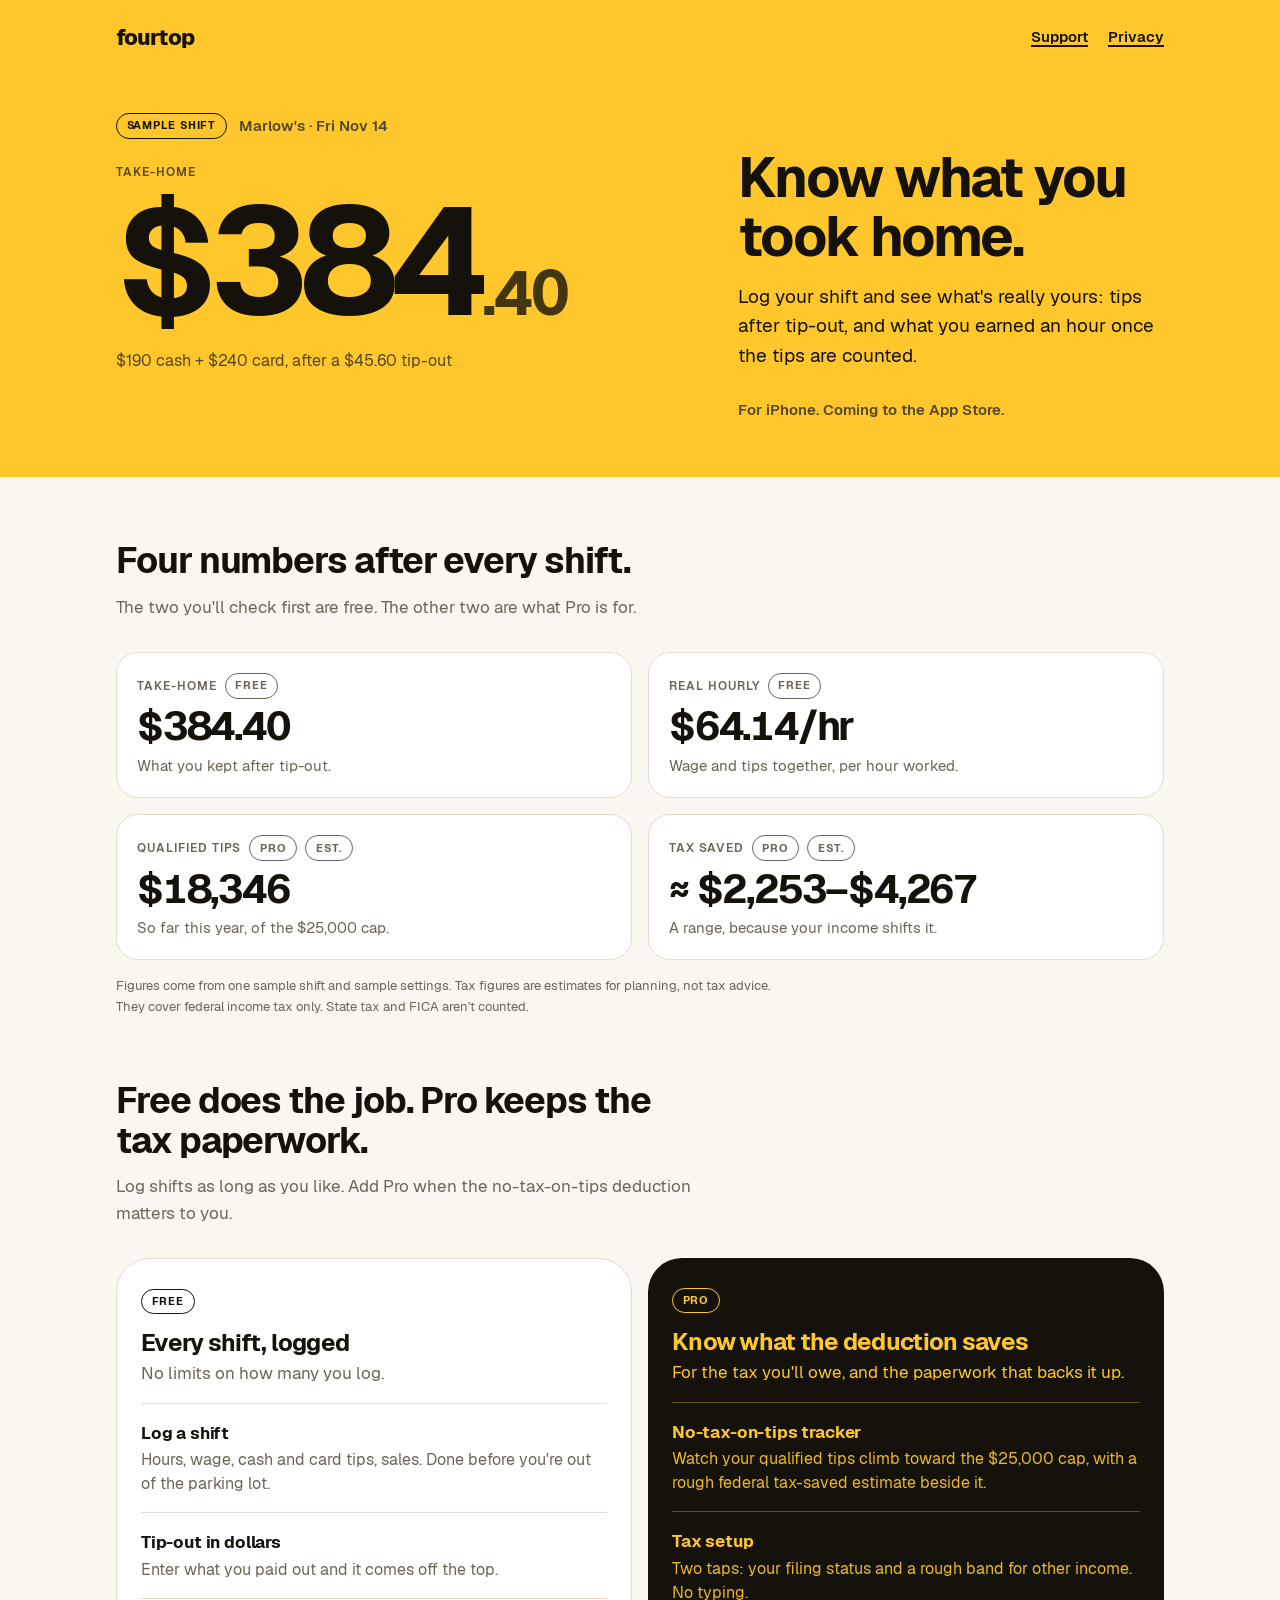
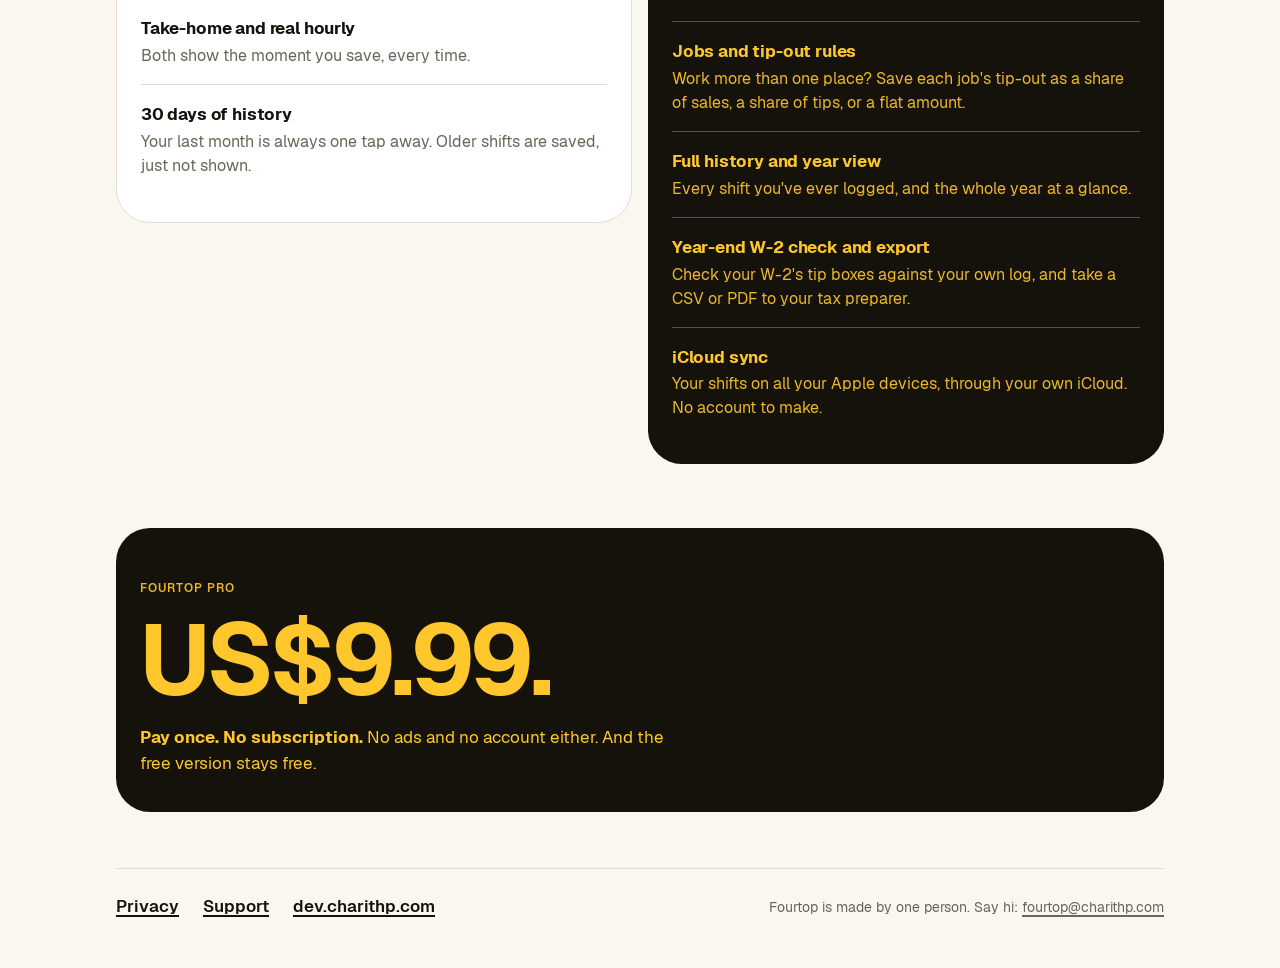
<file: index.html>
<!DOCTYPE html>
<html lang="en">
<head>
  <meta charset="UTF-8">
  <meta name="viewport" content="width=device-width, initial-scale=1.0">
  <title>Fourtop: know what you took home</title>
  <meta name="description" content="A tip log for servers and bartenders. After every shift, see your take-home after tip-out and your real hourly. US$9.99 once, no subscription.">
  <meta name="color-scheme" content="light dark">
  <meta name="theme-color" content="#FFC72C" media="(prefers-color-scheme: light)">
  <meta name="theme-color" content="#0D0D0C" media="(prefers-color-scheme: dark)">
  <link rel="icon" href="data:image/svg+xml,%3Csvg xmlns='http://www.w3.org/2000/svg' viewBox='0 0 32 32'%3E%3Crect width='32' height='32' rx='9' fill='%23FFC72C'/%3E%3Cpath d='M8 17l5.5 5.5L24 10' fill='none' stroke='%2314120B' stroke-width='3.6' stroke-linecap='round' stroke-linejoin='round'/%3E%3C/svg%3E">
  <link rel="preload" href="/fonts/Geist-Bold.ttf" as="font" type="font/ttf" crossorigin>
  <link rel="stylesheet" href="/styles.css">
</head>
<body>
  <a class="skip" href="#main">Skip to content</a>

  <header class="hero">
    <div class="wrap">
      <div class="topbar">
        <a class="wordmark" href="/" aria-label="Fourtop, home">fourtop</a>
        <nav aria-label="Site">
          <a href="/support">Support</a>
          <a href="/privacy">Privacy</a>
        </nav>
      </div>

      <div class="hero-inner">
        <h1>Know what you took home.</h1>

        <div class="sample" role="group" aria-label="A sample shift. Take-home 384 dollars and 40 cents.">
          <p class="meta" aria-hidden="true"><span class="chip">Sample shift</span> Marlow's · Fri Nov 14</p>
          <p class="label" aria-hidden="true">Take-home</p>
          <p class="figure" aria-hidden="true">$384<span class="cents">.40</span></p>
          <p class="sum" aria-hidden="true">$190 cash + $240 card, after a $45.60 tip-out</p>
        </div>

        <p class="tagline">Log your shift and see what's really yours: tips after tip-out, and what you earned an hour once the tips are counted.</p>
        <p class="soon">For iPhone. Coming to the App Store.</p>
      </div>
    </div>
  </header>

  <main id="main">
    <section aria-labelledby="four-h">
      <div class="wrap">
        <h2 id="four-h">Four numbers after every shift.</h2>
        <p class="lead">The two you'll check first are free. The other two are what Pro is for.</p>
        <ul class="four">
          <li>
            <p class="label">Take-home <span class="chip">Free</span></p>
            <p class="v">$384.40</p>
            <p class="n">What you kept after tip-out.</p>
          </li>
          <li>
            <p class="label">Real hourly <span class="chip">Free</span></p>
            <p class="v">$64.14/hr</p>
            <p class="n">Wage and tips together, per hour worked.</p>
          </li>
          <li>
            <p class="label">Qualified tips <span class="chip">Pro</span> <span class="chip">Est.</span></p>
            <p class="v">$18,346</p>
            <p class="n">So far this year, of the $25,000 cap.</p>
          </li>
          <li>
            <p class="label">Tax saved <span class="chip">Pro</span> <span class="chip">Est.</span></p>
            <p class="v">≈ $2,253–$4,267</p>
            <p class="n">A range, because your income shifts it.</p>
          </li>
        </ul>
        <p class="fine">Figures come from one sample shift and sample settings. Tax figures are estimates for planning, not tax advice. They cover federal income tax only. State tax and FICA aren't counted.</p>
      </div>
    </section>

    <section aria-labelledby="feat-h">
      <div class="wrap">
        <h2 id="feat-h">Free does the job. Pro keeps the tax paperwork.</h2>
        <p class="lead">Log shifts as long as you like. Add Pro when the no-tax-on-tips deduction matters to you.</p>
        <div class="split">
          <div class="col free">
            <span class="chip">Free</span>
            <h3>Every shift, logged</h3>
            <p class="sub">No limits on how many you log.</p>
            <ul>
              <li><strong>Log a shift</strong><span>Hours, wage, cash and card tips, sales. Done before you're out of the parking lot.</span></li>
              <li><strong>Tip-out in dollars</strong><span>Enter what you paid out and it comes off the top.</span></li>
              <li><strong>Take-home and real hourly</strong><span>Both show the moment you save, every time.</span></li>
              <li><strong>30 days of history</strong><span>Your last month is always one tap away. Older shifts are saved, just not shown.</span></li>
            </ul>
          </div>
          <div class="col pro">
            <span class="chip">Pro</span>
            <h3>Know what the deduction saves</h3>
            <p class="sub">For the tax you'll owe, and the paperwork that backs it up.</p>
            <ul>
              <li><strong>No-tax-on-tips tracker</strong><span>Watch your qualified tips climb toward the $25,000 cap, with a rough federal tax-saved estimate beside it.</span></li>
              <li><strong>Tax setup</strong><span>Two taps: your filing status and a rough band for other income. No typing.</span></li>
              <li><strong>Jobs and tip-out rules</strong><span>Work more than one place? Save each job's tip-out as a share of sales, a share of tips, or a flat amount.</span></li>
              <li><strong>Full history and year view</strong><span>Every shift you've ever logged, and the whole year at a glance.</span></li>
              <li><strong>Year-end W-2 check and export</strong><span>Check your W-2's tip boxes against your own log, and take a CSV or PDF to your tax preparer.</span></li>
              <li><strong>iCloud sync</strong><span>Your shifts on all your Apple devices, through your own iCloud. No account to make.</span></li>
            </ul>
          </div>
        </div>
      </div>
    </section>

    <!--
      SCREENSHOTS (added at release, task t19):
      Put 3 or 4 PNGs in /screenshots/ and add a section here, after the features and before the price.
      Keep it a single horizontal row that scrolls on small screens. Give every image real alt text
      describing the screen (for example: "Shift result: take-home $384.40 in large type on a yellow field").
      Show light and dark builds, not only one.

      <section aria-labelledby="shots-h">
        <div class="wrap">
          <h2 id="shots-h">See it before you buy it.</h2>
          <ul class="shots"> <li><img src="/screenshots/shift-result.png" alt="" width="" height=""></li> </ul>
        </div>
      </section>
    -->

    <section aria-labelledby="price-h">
      <div class="wrap">
        <div class="price">
          <p class="label">Fourtop Pro</p>
          <p class="big" id="price-h">US$9.99.</p>
          <p><strong>Pay once. No subscription.</strong> No ads and no account either. And the free version stays free.</p>
        </div>
      </div>
    </section>
  </main>

  <footer>
    <div class="wrap">
      <div class="row">
        <nav aria-label="Footer">
          <a href="/privacy">Privacy</a>
          <a href="/support">Support</a>
          <a href="https://dev.charithp.com">dev.charithp.com</a>
        </nav>
        <p>Fourtop is made by one person. Say hi: <a href="mailto:fourtop@charithp.com">fourtop@charithp.com</a></p>
      </div>
    </div>
  </footer>
</body>
</html>
</file>
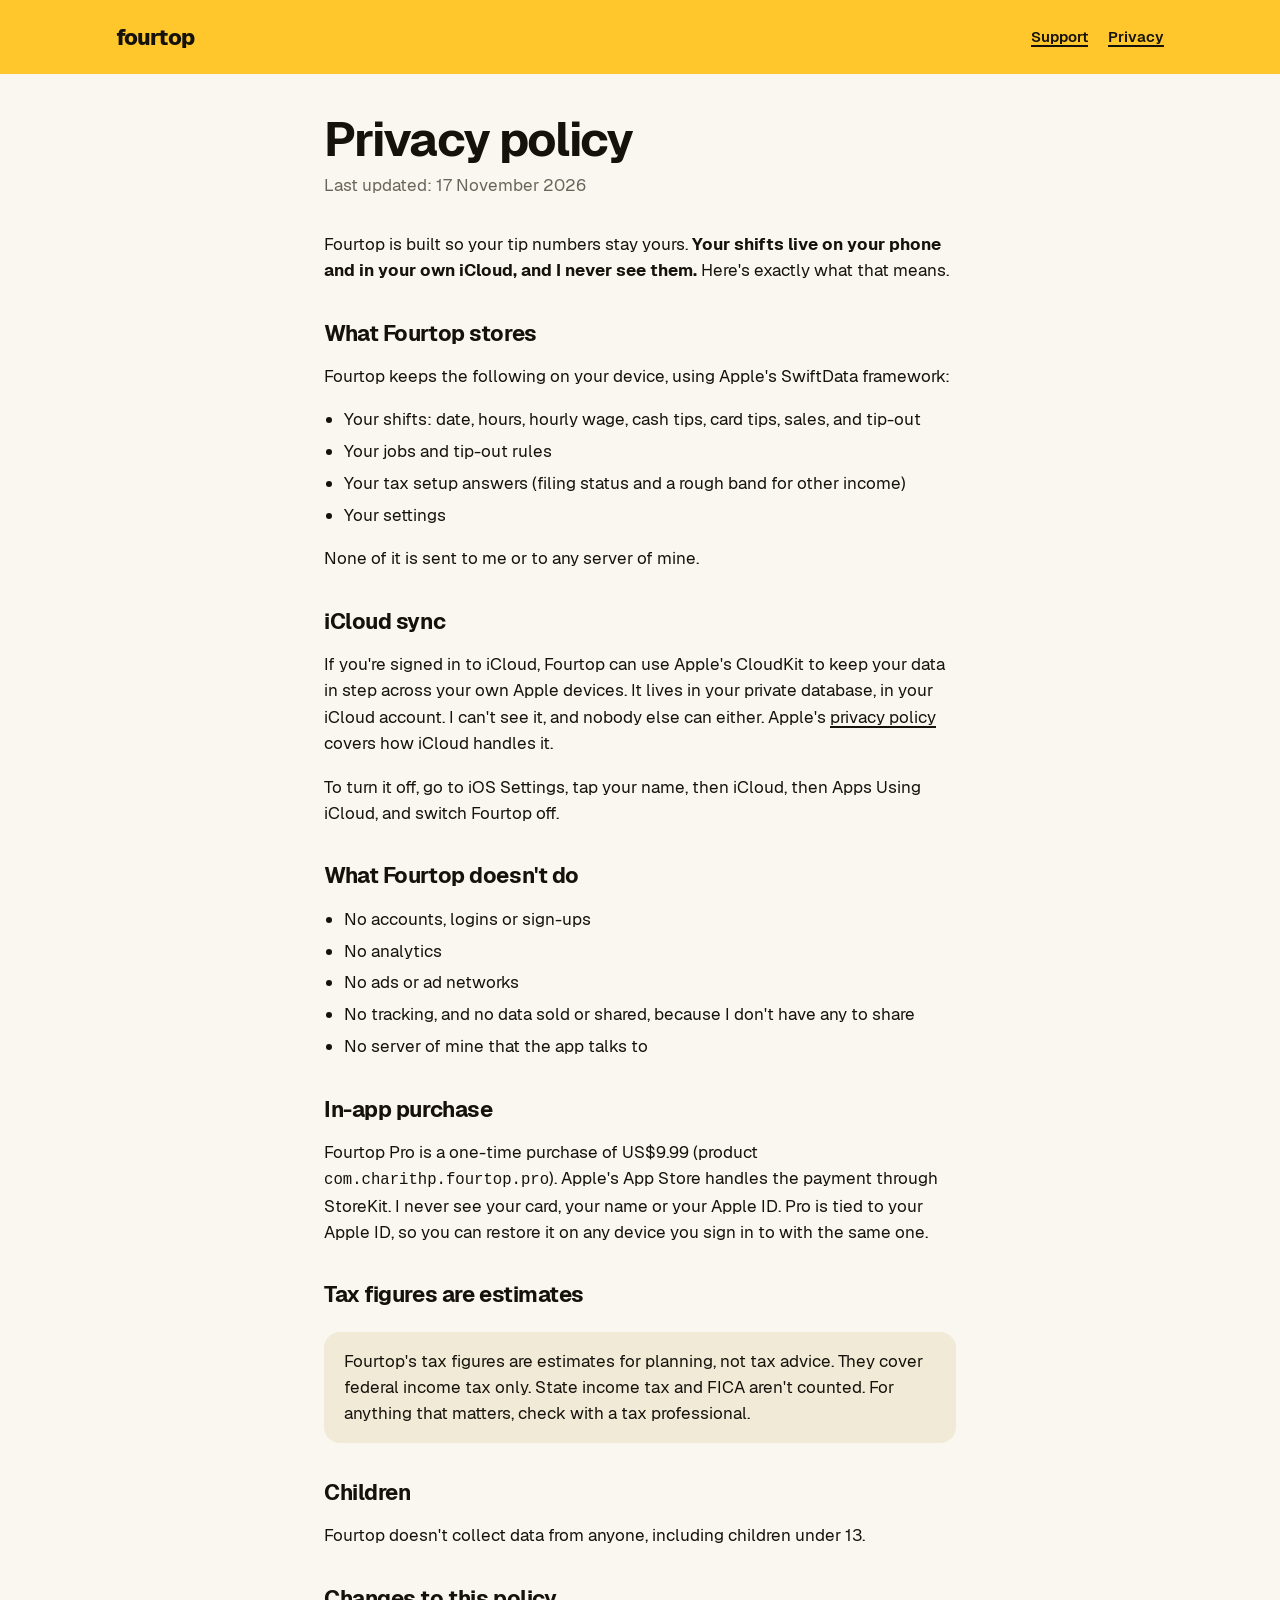
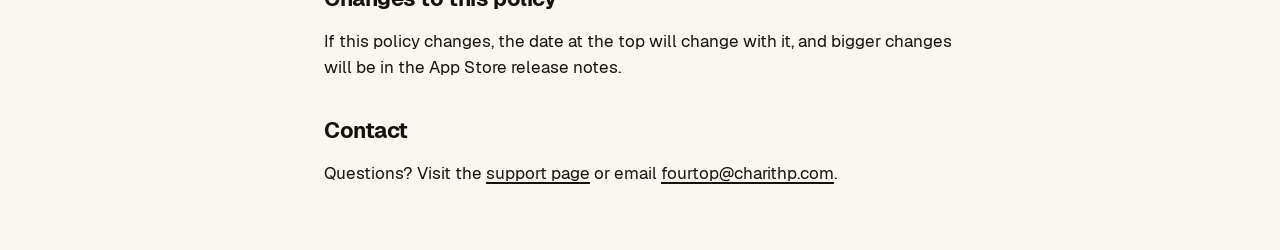
<file: privacy.html>
<!DOCTYPE html>
<html lang="en">
<head>
  <meta charset="UTF-8">
  <meta name="viewport" content="width=device-width, initial-scale=1.0">
  <title>Privacy policy · Fourtop</title>
  <meta name="description" content="Fourtop keeps your shifts on your phone and in your own iCloud. No accounts, no analytics, no ads, no tracking.">
  <meta name="color-scheme" content="light dark">
  <meta name="theme-color" content="#FFC72C" media="(prefers-color-scheme: light)">
  <meta name="theme-color" content="#0D0D0C" media="(prefers-color-scheme: dark)">
  <link rel="icon" href="data:image/svg+xml,%3Csvg xmlns='http://www.w3.org/2000/svg' viewBox='0 0 32 32'%3E%3Crect width='32' height='32' rx='9' fill='%23FFC72C'/%3E%3Cpath d='M8 17l5.5 5.5L24 10' fill='none' stroke='%2314120B' stroke-width='3.6' stroke-linecap='round' stroke-linejoin='round'/%3E%3C/svg%3E">
  <link rel="stylesheet" href="/styles.css">
</head>
<body>
  <a class="skip" href="#main">Skip to content</a>
  <header class="legal-top">
    <div class="wrap">
      <div class="topbar">
        <a class="wordmark" href="/" aria-label="Fourtop, home">fourtop</a>
        <nav aria-label="Site">
          <a href="/support">Support</a>
          <a href="/privacy" aria-current="page">Privacy</a>
        </nav>
      </div>
    </div>
  </header>

  <main id="main" class="legal">
    <h1>Privacy policy</h1>
    <p class="updated">Last updated: 17 November 2026</p>

    <p>Fourtop is built so your tip numbers stay yours. <strong>Your shifts live on your phone and in your own iCloud, and I never see them.</strong> Here's exactly what that means.</p>

    <h2>What Fourtop stores</h2>
    <p>Fourtop keeps the following on your device, using Apple's SwiftData framework:</p>
    <ul>
      <li>Your shifts: date, hours, hourly wage, cash tips, card tips, sales, and tip-out</li>
      <li>Your jobs and tip-out rules</li>
      <li>Your tax setup answers (filing status and a rough band for other income)</li>
      <li>Your settings</li>
    </ul>
    <p>None of it is sent to me or to any server of mine.</p>

    <h2>iCloud sync</h2>
    <p>If you're signed in to iCloud, Fourtop can use Apple's CloudKit to keep your data in step across your own Apple devices. It lives in your private database, in your iCloud account. I can't see it, and nobody else can either. Apple's <a href="https://www.apple.com/legal/privacy/">privacy policy</a> covers how iCloud handles it.</p>
    <p>To turn it off, go to iOS Settings, tap your name, then iCloud, then Apps Using iCloud, and switch Fourtop off.</p>

    <h2>What Fourtop doesn't do</h2>
    <ul>
      <li>No accounts, logins or sign-ups</li>
      <li>No analytics</li>
      <li>No ads or ad networks</li>
      <li>No tracking, and no data sold or shared, because I don't have any to share</li>
      <li>No server of mine that the app talks to</li>
    </ul>

    <h2>In-app purchase</h2>
    <p>Fourtop Pro is a one-time purchase of US$9.99 (product <code>com.charithp.fourtop.pro</code>). Apple's App Store handles the payment through StoreKit. I never see your card, your name or your Apple ID. Pro is tied to your Apple ID, so you can restore it on any device you sign in to with the same one.</p>

    <h2>Tax figures are estimates</h2>
    <div class="note">
      <p>Fourtop's tax figures are estimates for planning, not tax advice. They cover federal income tax only. State income tax and FICA aren't counted. For anything that matters, check with a tax professional.</p>
    </div>

    <h2>Children</h2>
    <p>Fourtop doesn't collect data from anyone, including children under 13.</p>

    <h2>Changes to this policy</h2>
    <p>If this policy changes, the date at the top will change with it, and bigger changes will be in the App Store release notes.</p>

    <h2>Contact</h2>
    <p>Questions? Visit the <a href="/support">support page</a> or email <a href="mailto:fourtop@charithp.com">fourtop@charithp.com</a>.</p>
  </main>
</body>
</html>
</file>
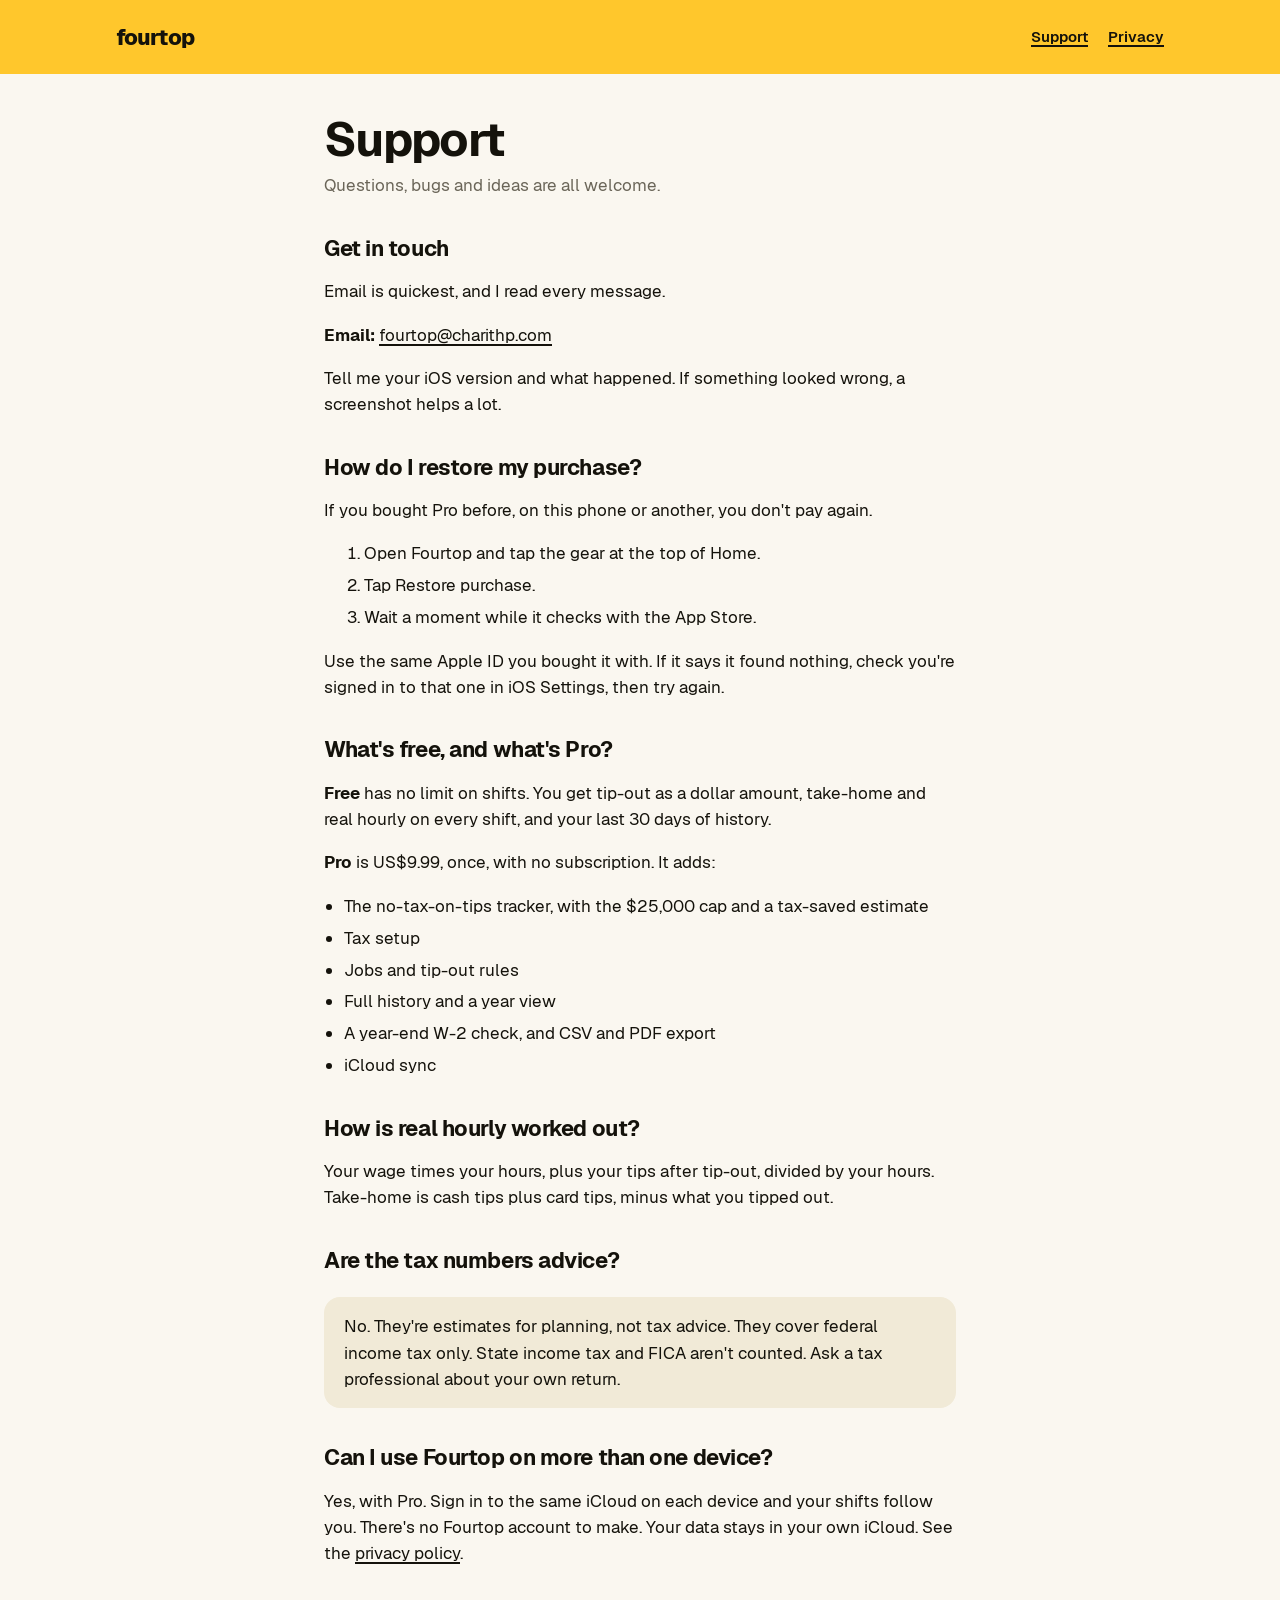
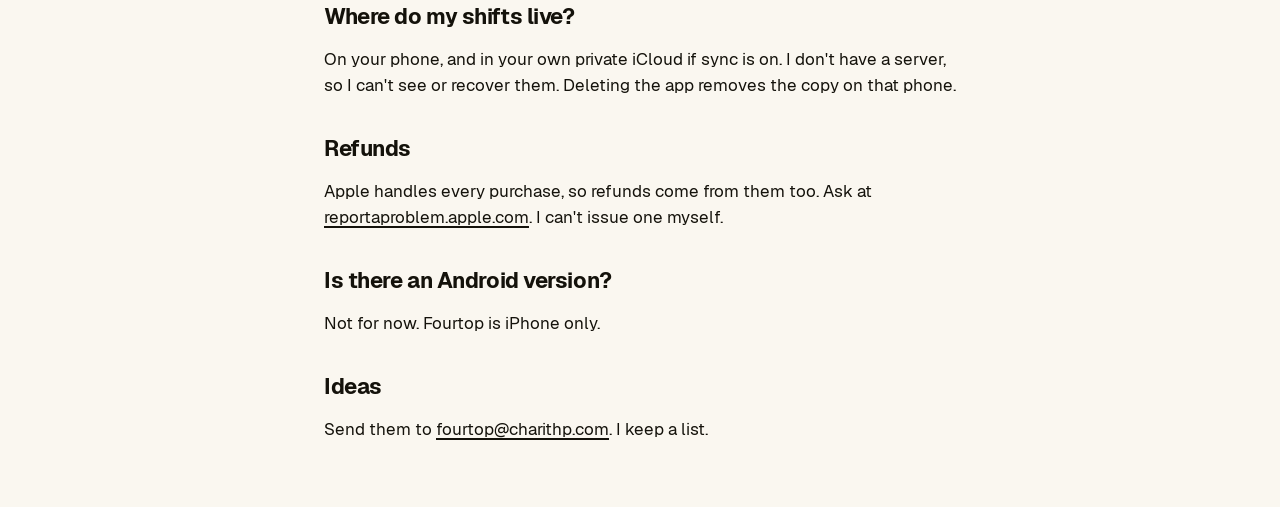
<file: support.html>
<!DOCTYPE html>
<html lang="en">
<head>
  <meta charset="UTF-8">
  <meta name="viewport" content="width=device-width, initial-scale=1.0">
  <title>Support · Fourtop</title>
  <meta name="description" content="Help with Fourtop: restore your purchase, how the numbers work, and how to reach me.">
  <meta name="color-scheme" content="light dark">
  <meta name="theme-color" content="#FFC72C" media="(prefers-color-scheme: light)">
  <meta name="theme-color" content="#0D0D0C" media="(prefers-color-scheme: dark)">
  <link rel="icon" href="data:image/svg+xml,%3Csvg xmlns='http://www.w3.org/2000/svg' viewBox='0 0 32 32'%3E%3Crect width='32' height='32' rx='9' fill='%23FFC72C'/%3E%3Cpath d='M8 17l5.5 5.5L24 10' fill='none' stroke='%2314120B' stroke-width='3.6' stroke-linecap='round' stroke-linejoin='round'/%3E%3C/svg%3E">
  <link rel="stylesheet" href="/styles.css">
</head>
<body>
  <a class="skip" href="#main">Skip to content</a>
  <header class="legal-top">
    <div class="wrap">
      <div class="topbar">
        <a class="wordmark" href="/" aria-label="Fourtop, home">fourtop</a>
        <nav aria-label="Site">
          <a href="/support" aria-current="page">Support</a>
          <a href="/privacy">Privacy</a>
        </nav>
      </div>
    </div>
  </header>

  <main id="main" class="legal">
    <h1>Support</h1>
    <p class="updated">Questions, bugs and ideas are all welcome.</p>

    <h2>Get in touch</h2>
    <p>Email is quickest, and I read every message.</p>
    <p><strong>Email:</strong> <a href="mailto:fourtop@charithp.com?subject=Fourtop%20Support">fourtop@charithp.com</a></p>
    <p>Tell me your iOS version and what happened. If something looked wrong, a screenshot helps a lot.</p>

    <h2>How do I restore my purchase?</h2>
    <p>If you bought Pro before, on this phone or another, you don't pay again.</p>
    <ol>
      <li>Open Fourtop and tap the gear at the top of Home.</li>
      <li>Tap Restore purchase.</li>
      <li>Wait a moment while it checks with the App Store.</li>
    </ol>
    <p>Use the same Apple ID you bought it with. If it says it found nothing, check you're signed in to that one in iOS Settings, then try again.</p>

    <h2>What's free, and what's Pro?</h2>
    <p><strong>Free</strong> has no limit on shifts. You get tip-out as a dollar amount, take-home and real hourly on every shift, and your last 30 days of history.</p>
    <p><strong>Pro</strong> is US$9.99, once, with no subscription. It adds:</p>
    <ul>
      <li>The no-tax-on-tips tracker, with the $25,000 cap and a tax-saved estimate</li>
      <li>Tax setup</li>
      <li>Jobs and tip-out rules</li>
      <li>Full history and a year view</li>
      <li>A year-end W-2 check, and CSV and PDF export</li>
      <li>iCloud sync</li>
    </ul>

    <h2>How is real hourly worked out?</h2>
    <p>Your wage times your hours, plus your tips after tip-out, divided by your hours. Take-home is cash tips plus card tips, minus what you tipped out.</p>

    <h2>Are the tax numbers advice?</h2>
    <div class="note">
      <p>No. They're estimates for planning, not tax advice. They cover federal income tax only. State income tax and FICA aren't counted. Ask a tax professional about your own return.</p>
    </div>

    <h2>Can I use Fourtop on more than one device?</h2>
    <p>Yes, with Pro. Sign in to the same iCloud on each device and your shifts follow you. There's no Fourtop account to make. Your data stays in your own iCloud. See the <a href="/privacy">privacy policy</a>.</p>

    <h2>Where do my shifts live?</h2>
    <p>On your phone, and in your own private iCloud if sync is on. I don't have a server, so I can't see or recover them. Deleting the app removes the copy on that phone.</p>

    <h2>Refunds</h2>
    <p>Apple handles every purchase, so refunds come from them too. Ask at <a href="https://reportaproblem.apple.com">reportaproblem.apple.com</a>. I can't issue one myself.</p>

    <h2>Is there an Android version?</h2>
    <p>Not for now. Fourtop is iPhone only.</p>

    <h2>Ideas</h2>
    <p>Send them to <a href="mailto:fourtop@charithp.com?subject=Fourtop%20Idea">fourtop@charithp.com</a>. I keep a list.</p>
  </main>
</body>
</html>
</file>
<file: styles.css>
/* Fourtop site. Tokens mirror DESIGN.md (Direction B, Slab). Geist is self-hosted (SIL OFL). */

@font-face { font-family: "Geist"; font-weight: 400; font-style: normal; font-display: swap; src: url("/fonts/Geist-Regular.ttf") format("truetype"); }
@font-face { font-family: "Geist"; font-weight: 600; font-style: normal; font-display: swap; src: url("/fonts/Geist-SemiBold.ttf") format("truetype"); }
@font-face { font-family: "Geist"; font-weight: 700; font-style: normal; font-display: swap; src: url("/fonts/Geist-Bold.ttf") format("truetype"); }
@font-face { font-family: "Geist"; font-weight: 800; font-style: normal; font-display: swap; src: url("/fonts/Geist-ExtraBold.ttf") format("truetype"); }

:root {
  color-scheme: light dark;
  --page: #FAF7F0;
  --raised: #FFFFFF;
  --tile: #F1EAD7;
  --line: #E4DDCB;
  --ink: #14120B;
  --muted: #6A6558;
  --citrus: #FFC72C;
  --on-citrus: #14120B;
  --field: #FFC72C;
  --on-field: #14120B;
  --on-field-muted: #54482A;
  --slab: #14120B;
  --on-slab: #FFC72C;
  --on-slab-muted: #D8D2BE;
  --focus: #14120B;
  --radius-card: 22px;
  --radius-slab: 34px;
  --font: "Geist", ui-sans-serif, system-ui, -apple-system, "Segoe UI", Roboto, sans-serif;
}

@media (prefers-color-scheme: dark) {
  :root {
    --page: #0D0D0C;
    --raised: #1A1A18;
    --tile: #262622;
    --line: #2A2A26;
    --ink: #F5F2E8;
    --muted: #A39E8E;
    --field: #0D0D0C;
    --on-field: #FFC72C;
    --on-field-muted: #A39E8E;
    --slab: #FFC72C;
    --on-slab: #14120B;
    --on-slab-muted: #3D3418;
    --focus: #FFC72C;
  }
}

*, *::before, *::after { box-sizing: border-box; }
html { -webkit-text-size-adjust: 100%; }
body {
  margin: 0;
  background: var(--page);
  color: var(--ink);
  font-family: var(--font);
  font-size: 1.0625rem;
  line-height: 1.55;
  font-weight: 400;
}
img, svg { max-width: 100%; }
a { color: inherit; text-underline-offset: 0.18em; text-decoration-thickness: 2px; }
a:hover { text-decoration-thickness: 3px; }
:focus-visible { outline: 3px solid var(--focus); outline-offset: 3px; border-radius: 4px; }

.skip {
  position: absolute; left: 0.75rem; top: -4rem; z-index: 10;
  background: var(--ink); color: var(--page);
  padding: 0.7rem 1rem; border-radius: 999px; font-weight: 600;
}
.skip:focus { top: 0.75rem; }

.wrap { width: 100%; max-width: 68rem; margin: 0 auto; padding: 0 1.25rem; }
.num { font-variant-numeric: tabular-nums; }

.label {
  font-size: 0.75rem; font-weight: 600; letter-spacing: 0.08em; text-transform: uppercase;
  margin: 0;
}
.chip {
  display: inline-block; font-size: 0.6875rem; font-weight: 700; letter-spacing: 0.08em;
  text-transform: uppercase; line-height: 1; padding: 0.4rem 0.6rem; border-radius: 999px;
  border: 1.5px solid currentColor; vertical-align: middle; white-space: nowrap;
}

/* ---------- Hero: a field of citrus (near-black in dark) ---------- */
.hero { background: var(--field); color: var(--on-field); padding-bottom: 3.5rem; }
.topbar { display: flex; align-items: center; justify-content: space-between; gap: 1rem; padding: 1.25rem 0; flex-wrap: wrap; }
.wordmark { font-size: 1.375rem; font-weight: 800; letter-spacing: -0.04em; text-decoration: none; }
.topbar nav { display: flex; gap: 1.25rem; font-weight: 600; font-size: 0.9375rem; }
.hero-inner { display: flex; flex-direction: column; align-items: flex-start; padding-top: 1.5rem; }
.hero h1 { order: 2; font-size: clamp(2rem, 7vw, 3.5rem); line-height: 1.04; letter-spacing: -0.035em; font-weight: 700; margin: 2rem 0 0; max-width: 16ch; }
.hero .tagline { order: 3; font-size: 1.1875rem; font-weight: 400; max-width: 34rem; margin: 1rem 0 0; color: var(--ink); }
.hero .soon { order: 4; margin: 1.75rem 0 0; font-weight: 600; font-size: 0.9375rem; color: var(--on-field-muted); }
@media (min-width: 60rem) {
  .hero-inner { display: grid; grid-template-columns: minmax(0, 1.35fr) minmax(0, 1fr); column-gap: 3rem; align-items: start; }
  .hero h1 { grid-column: 2; grid-row: 1; margin-top: 3.2rem; }
  .hero .tagline { grid-column: 2; grid-row: 2; }
  .hero .soon { grid-column: 2; grid-row: 3; }
  .sample { grid-column: 1; grid-row: 1 / span 4; }
  .figure { font-size: clamp(3.25rem, 11vw, 9rem); }
}
.sample { order: 1; margin: 0; }
.sample .meta { display: flex; flex-wrap: wrap; gap: 0.5rem 0.75rem; align-items: center; color: var(--on-field-muted); font-weight: 600; font-size: 0.9375rem; }
.sample .meta .chip { color: var(--on-field); }
.sample .label { margin-top: 1.5rem; color: var(--on-field-muted); }
.figure {
  font-size: clamp(3.25rem, 17.5vw, 9.5rem); line-height: 1; font-weight: 700;
  letter-spacing: -0.045em; font-variant-numeric: tabular-nums; margin: 0.25rem 0 0;
  white-space: nowrap;
}
.figure .cents { font-size: 0.4em; opacity: 0.8; letter-spacing: -0.03em; }
.sample .sum { margin: 0.75rem 0 0; color: var(--on-field-muted); font-weight: 500; font-size: 1rem; }

/* ---------- Sections ---------- */
section { padding: 4rem 0 0; }
h2 { font-size: clamp(1.625rem, 4.5vw, 2.25rem); line-height: 1.12; letter-spacing: -0.03em; font-weight: 700; margin: 0 0 0.75rem; max-width: 22ch; }
.lead { color: var(--muted); max-width: 36rem; margin: 0 0 2rem; }

.four { display: grid; grid-template-columns: 1fr; gap: 1rem; list-style: none; padding: 0; margin: 0; }
@media (min-width: 40rem) { .four { grid-template-columns: repeat(2, 1fr); } }
.four li { background: var(--raised); border: 1px solid var(--line); border-radius: var(--radius-card); padding: 1.25rem; display: flex; flex-direction: column; gap: 0.35rem; }
.four .label { color: var(--muted); display: flex; gap: 0.5rem; align-items: center; flex-wrap: wrap; }
.four .v { font-size: clamp(1.75rem, 6vw, 2.5rem); font-weight: 700; letter-spacing: -0.03em; line-height: 1.1; font-variant-numeric: tabular-nums; margin: 0; overflow-wrap: anywhere; }
.four .n { color: var(--muted); font-size: 0.9375rem; margin: 0; }
.fine { color: var(--muted); font-size: 0.8125rem; margin: 1rem 0 0; max-width: 42rem; }

/* Free / Pro split */
.split { display: grid; grid-template-columns: 1fr; gap: 1rem; }
@media (min-width: 52rem) { .split { grid-template-columns: 1fr 1fr; align-items: start; } }
.col { border-radius: var(--radius-slab); padding: 1.75rem 1.5rem; }
.col.free { background: var(--raised); border: 1px solid var(--line); }
.col.pro { background: var(--slab); color: var(--on-slab); }
.col h3 { margin: 0.9rem 0 0.25rem; font-size: 1.5rem; letter-spacing: -0.03em; line-height: 1.15; }
.col .sub { margin: 0 0 1rem; }
.col.free .sub { color: var(--muted); }
.col.pro .sub { color: var(--on-slab); }
.col ul { list-style: none; margin: 0; padding: 0; }
.col li { padding: 1rem 0; border-top: 1px solid var(--line); }
.col.pro li { border-top-color: color-mix(in srgb, var(--on-slab) 35%, transparent); }
.col li strong { display: block; font-size: 1.0625rem; font-weight: 700; letter-spacing: -0.01em; }
.col li span { display: block; margin-top: 0.15rem; font-size: 0.9688rem; }
.col.free li span { color: var(--muted); }
.col.pro li span { color: var(--on-slab); opacity: 0.92; }
.tag { color: inherit; }

/* Price slab */
.price { background: var(--slab); color: var(--on-slab); border-radius: var(--radius-slab); padding: 2.25rem 1.5rem; }
.price .big { font-size: clamp(3rem, 14vw, 6.25rem); font-weight: 700; line-height: 1; letter-spacing: -0.045em; margin: 0.75rem 0 0; font-variant-numeric: tabular-nums; }
.price .big small { font-size: 0.34em; letter-spacing: -0.02em; margin-left: 0.15em; font-weight: 700; }
.price p { margin: 0.9rem 0 0; max-width: 34rem; }
.price .label { opacity: 0.9; }

footer { padding: 3.5rem 0 3rem; }
footer .row { display: flex; flex-wrap: wrap; gap: 0.75rem 1.5rem; align-items: baseline; justify-content: space-between; border-top: 1px solid var(--line); padding-top: 1.5rem; }
footer nav { display: flex; flex-wrap: wrap; gap: 0.5rem 1.5rem; font-weight: 600; }
footer p { margin: 0; color: var(--muted); font-size: 0.875rem; }

/* ---------- Legal and support pages ---------- */
.legal-top { background: var(--field); color: var(--on-field); }
.legal-top .topbar { padding: 1.25rem 0; }
.legal { max-width: 42rem; margin: 0 auto; padding: 2.5rem 1.25rem 3rem; }
.legal h1 { font-size: clamp(2rem, 7vw, 3rem); line-height: 1.05; letter-spacing: -0.035em; margin: 0 0 0.5rem; max-width: none; }
.legal .updated { color: var(--muted); margin: 0 0 2rem; }
.legal h2 { font-size: 1.375rem; letter-spacing: -0.02em; margin: 2.25rem 0 0.5rem; max-width: none; line-height: 1.2; }
.legal p, .legal li { max-width: 40rem; }
.legal ul { padding-left: 1.25rem; }
.legal li { margin: 0.35rem 0; }
.legal .note { background: var(--tile); border-radius: 16px; padding: 1rem 1.25rem; margin: 1.5rem 0; }
.legal .note p { margin: 0; }
.legal code { font-family: ui-monospace, SFMono-Regular, Menlo, monospace; font-size: 0.92em; overflow-wrap: anywhere; }

@media (prefers-reduced-motion: no-preference) {
  a { transition: text-decoration-thickness 0.15s; }
}
@media print { .hero, .legal-top { background: none; color: #000; } }
</file>
